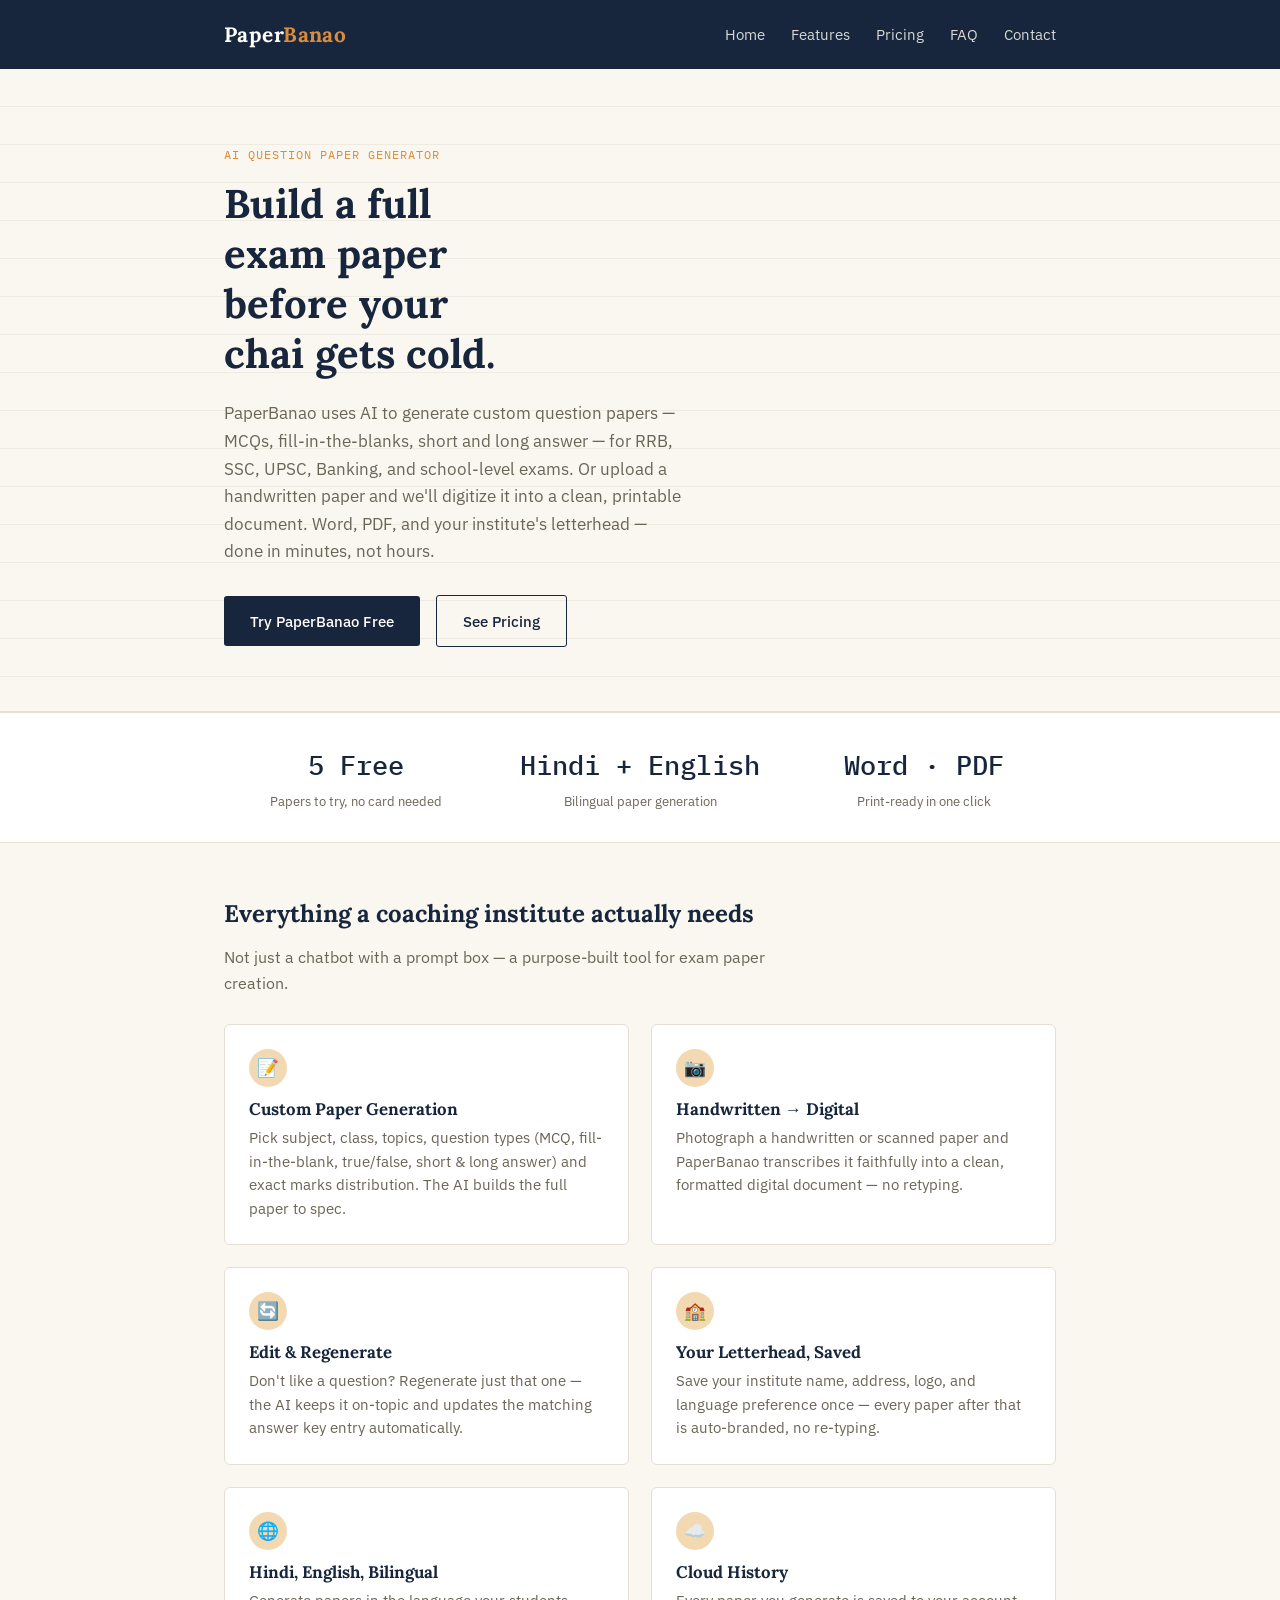
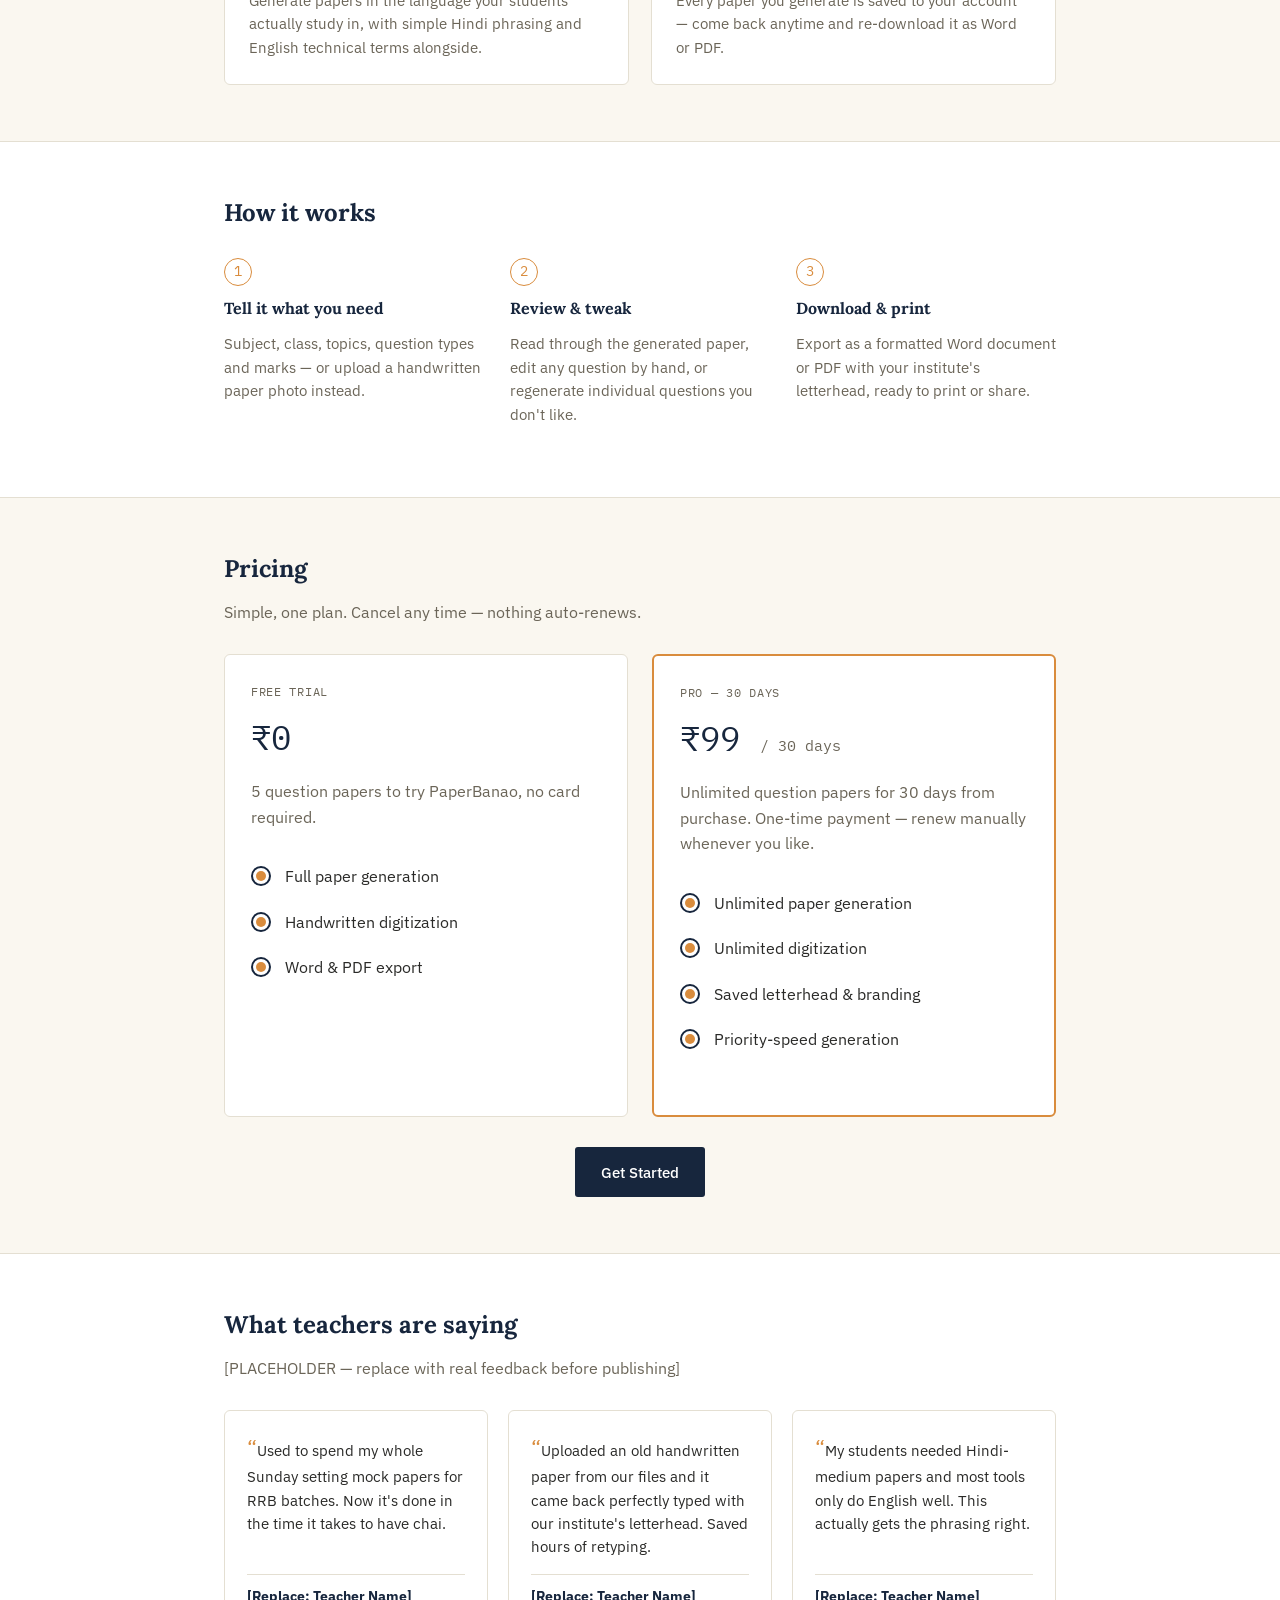
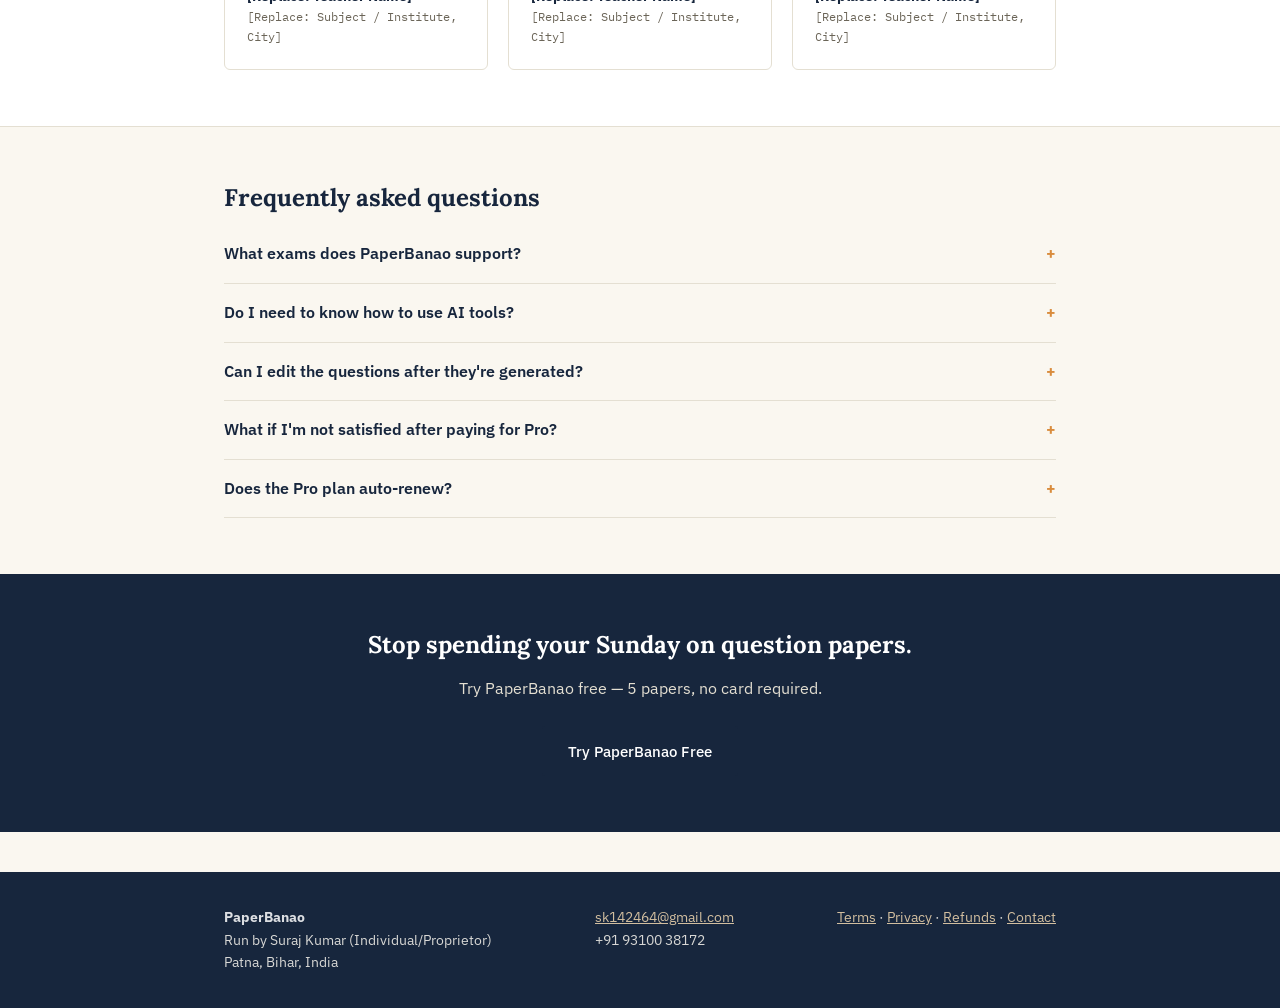
<file: index.html>
<!DOCTYPE html>
<html lang="en">
<head>
<meta charset="UTF-8">
<meta name="viewport" content="width=device-width, initial-scale=1.0">
<title>PaperBanao — AI Question Paper Generator for Teachers & Coaching Institutes</title>
<meta name="description" content="Generate custom question papers for RRB, SSC, UPSC, Banking, and school exams in seconds. Upload a handwritten paper to digitize it, or build one from scratch — export to Word or PDF, ready to print.">
<meta name="keywords" content="question paper generator, AI question paper, RRB paper generator, SSC question paper, exam paper maker, handwritten paper to digital, coaching institute software India">

<!-- Open Graph / social preview -->
<meta property="og:title" content="PaperBanao — AI Question Paper Generator">
<meta property="og:description" content="Build custom question papers in seconds, or digitize a handwritten paper — export to Word or PDF.">
<meta property="og:type" content="website">
<meta property="og:url" content="https://codeipedia.github.io/PaperBanao-site/">

<!-- Structured data so Google understands what this site/product is -->
<script type="application/ld+json">
{
  "@context": "https://schema.org",
  "@type": "SoftwareApplication",
  "name": "PaperBanao",
  "applicationCategory": "EducationalApplication",
  "operatingSystem": "Web",
  "description": "AI-powered question paper generator for teachers, coaching institutes, and competitive exam aspirants (RRB, SSC, UPSC, Banking, school boards).",
  "offers": {
    "@type": "Offer",
    "price": "99",
    "priceCurrency": "INR",
    "description": "Pro plan — unlimited question papers for 30 days"
  }
}
</script>

<link rel="stylesheet" href="style.css">
</head>
<body>

<header class="site-header">
    <div class="container">
        <a href="index.html" class="brand">Paper<span>Banao</span></a>
        <nav class="site-nav">
            <a href="index.html">Home</a>
            <a href="index.html#features">Features</a>
            <a href="index.html#pricing">Pricing</a>
            <a href="index.html#faq">FAQ</a>
            <a href="contact.html">Contact</a>
        </nav>
    </div>
</header>

<!-- HERO -->
<section class="hero">
    <div class="container">
        <div class="eyebrow">AI Question Paper Generator</div>
        <h1>Build a full exam paper before your chai gets cold.</h1>
        <p class="lead">PaperBanao uses AI to generate custom question papers — MCQs, fill-in-the-blanks, short and long answer — for RRB, SSC, UPSC, Banking, and school-level exams. Or upload a handwritten paper and we'll digitize it into a clean, printable document. Word, PDF, and your institute's letterhead — done in minutes, not hours.</p>
        <a href="https://paperbanao-web-mpv5z8yturtkx25dduvfck.streamlit.app/" class="btn">Try PaperBanao Free</a>
        <a href="index.html#pricing" class="btn secondary">See Pricing</a>
    </div>
</section>

<!-- TRUST / STATS BAR -->
<section class="stats-bar">
    <div class="container">
        <div class="stats-grid">
            <div>
                <div class="stat-num">5 Free</div>
                <div class="stat-label">Papers to try, no card needed</div>
            </div>
            <div>
                <div class="stat-num">Hindi + English</div>
                <div class="stat-label">Bilingual paper generation</div>
            </div>
            <div>
                <div class="stat-num">Word · PDF</div>
                <div class="stat-label">Print-ready in one click</div>
            </div>
        </div>
    </div>
</section>

<!-- FEATURES -->
<section id="features">
    <div class="container">
        <h2>Everything a coaching institute actually needs</h2>
        <p style="color:var(--ink-soft); max-width:60ch;">Not just a chatbot with a prompt box — a purpose-built tool for exam paper creation.</p>
        <div class="feature-grid">
            <div class="feature-card">
                <div class="f-icon">📝</div>
                <h3>Custom Paper Generation</h3>
                <p>Pick subject, class, topics, question types (MCQ, fill-in-the-blank, true/false, short & long answer) and exact marks distribution. The AI builds the full paper to spec.</p>
            </div>
            <div class="feature-card">
                <div class="f-icon">📷</div>
                <h3>Handwritten → Digital</h3>
                <p>Photograph a handwritten or scanned paper and PaperBanao transcribes it faithfully into a clean, formatted digital document — no retyping.</p>
            </div>
            <div class="feature-card">
                <div class="f-icon">🔄</div>
                <h3>Edit & Regenerate</h3>
                <p>Don't like a question? Regenerate just that one — the AI keeps it on-topic and updates the matching answer key entry automatically.</p>
            </div>
            <div class="feature-card">
                <div class="f-icon">🏫</div>
                <h3>Your Letterhead, Saved</h3>
                <p>Save your institute name, address, logo, and language preference once — every paper after that is auto-branded, no re-typing.</p>
            </div>
            <div class="feature-card">
                <div class="f-icon">🌐</div>
                <h3>Hindi, English, Bilingual</h3>
                <p>Generate papers in the language your students actually study in, with simple Hindi phrasing and English technical terms alongside.</p>
            </div>
            <div class="feature-card">
                <div class="f-icon">☁️</div>
                <h3>Cloud History</h3>
                <p>Every paper you generate is saved to your account — come back anytime and re-download it as Word or PDF.</p>
            </div>
        </div>
    </div>
</section>

<!-- HOW IT WORKS -->
<section class="alt">
    <div class="container">
        <h2>How it works</h2>
        <div class="steps-row">
            <div class="step-item">
                <div class="step-num">1</div>
                <h3>Tell it what you need</h3>
                <p>Subject, class, topics, question types and marks — or upload a handwritten paper photo instead.</p>
            </div>
            <div class="step-item">
                <div class="step-num">2</div>
                <h3>Review & tweak</h3>
                <p>Read through the generated paper, edit any question by hand, or regenerate individual questions you don't like.</p>
            </div>
            <div class="step-item">
                <div class="step-num">3</div>
                <h3>Download & print</h3>
                <p>Export as a formatted Word document or PDF with your institute's letterhead, ready to print or share.</p>
            </div>
        </div>
    </div>
</section>

<!-- PRICING -->
<section id="pricing">
    <div class="container">
        <h2>Pricing</h2>
        <p style="color:var(--ink-soft)">Simple, one plan. Cancel any time — nothing auto-renews.</p>
        <div class="pricing-grid">
            <div class="plan-card">
                <div class="tag">Free Trial</div>
                <div class="price">₹0</div>
                <p style="color:var(--ink-soft); margin-top:14px;">5 question papers to try PaperBanao, no card required.</p>
                <ul class="bubble-list">
                    <li><span class="bubble filled"></span> Full paper generation</li>
                    <li><span class="bubble filled"></span> Handwritten digitization</li>
                    <li><span class="bubble filled"></span> Word & PDF export</li>
                </ul>
            </div>
            <div class="plan-card pro">
                <div class="tag">Pro — 30 Days</div>
                <div class="price">₹99 <small>/ 30 days</small></div>
                <p style="color:var(--ink-soft); margin-top:14px;">Unlimited question papers for 30 days from purchase. One-time payment — renew manually whenever you like.</p>
                <ul class="bubble-list">
                    <li><span class="bubble filled"></span> Unlimited paper generation</li>
                    <li><span class="bubble filled"></span> Unlimited digitization</li>
                    <li><span class="bubble filled"></span> Saved letterhead & branding</li>
                    <li><span class="bubble filled"></span> Priority-speed generation</li>
                </ul>
            </div>
        </div>
        <div style="text-align:center; margin-top:30px;">
            <a href="https://paperbanao-web-mpv5z8yturtkx25dduvfck.streamlit.app/" class="btn">Get Started</a>
        </div>
    </div>
</section>

<!-- TESTIMONIALS -->
<!--
  ⚠️ PLACEHOLDER CONTENT — replace before this goes live.
  These are written to show the intended tone/format only. Swap in real
  quotes from actual teachers/institutes who've used PaperBanao, with
  their real name and permission to use it. Do not publish invented
  quotes attributed as if real — replace every card below.
-->
<section class="alt">
    <div class="container">
        <h2>What teachers are saying</h2>
        <p style="color:var(--ink-soft)">[PLACEHOLDER — replace with real feedback before publishing]</p>
        <div class="testimonial-grid">
            <div class="testimonial-card">
                <div class="quote">Used to spend my whole Sunday setting mock papers for RRB batches. Now it's done in the time it takes to have chai.</div>
                <div class="attribution"><strong>[Replace: Teacher Name]</strong>[Replace: Subject / Institute, City]</div>
            </div>
            <div class="testimonial-card">
                <div class="quote">Uploaded an old handwritten paper from our files and it came back perfectly typed with our institute's letterhead. Saved hours of retyping.</div>
                <div class="attribution"><strong>[Replace: Teacher Name]</strong>[Replace: Subject / Institute, City]</div>
            </div>
            <div class="testimonial-card">
                <div class="quote">My students needed Hindi-medium papers and most tools only do English well. This actually gets the phrasing right.</div>
                <div class="attribution"><strong>[Replace: Teacher Name]</strong>[Replace: Subject / Institute, City]</div>
            </div>
        </div>
    </div>
</section>

<!-- FAQ -->
<section id="faq">
    <div class="container">
        <h2>Frequently asked questions</h2>
        <details class="faq-item">
            <summary>What exams does PaperBanao support?</summary>
            <p>RRB (ALP, NTPC, Group D), SSC (CGL, CHSL), UPSC, Banking exams, and school-level papers (BSEB, CBSE, ICSE patterns). You control the subject and topics either way.</p>
        </details>
        <details class="faq-item">
            <summary>Do I need to know how to use AI tools?</summary>
            <p>No. You fill in a simple form (subject, class, topics, question counts) or upload a photo — PaperBanao handles the rest.</p>
        </details>
        <details class="faq-item">
            <summary>Can I edit the questions after they're generated?</summary>
            <p>Yes. Every question is editable by hand, and you can regenerate any single question you don't like without redoing the whole paper.</p>
        </details>
        <details class="faq-item">
            <summary>What if I'm not satisfied after paying for Pro?</summary>
            <p>See our <a href="refund.html">Cancellation & Refund Policy</a> — refunds are available in specific cases, including technical errors.</p>
        </details>
        <details class="faq-item">
            <summary>Does the Pro plan auto-renew?</summary>
            <p>No. It's a one-time 30-day purchase. You choose if and when to buy another 30-day period.</p>
        </details>
    </div>
</section>

<!-- FINAL CTA -->
<section class="cta-band">
    <div class="container">
        <h2>Stop spending your Sunday on question papers.</h2>
        <p>Try PaperBanao free — 5 papers, no card required.</p>
        <a href="https://paperbanao-web-mpv5z8yturtkx25dduvfck.streamlit.app/" class="btn">Try PaperBanao Free</a>
    </div>
</section>

<footer class="site-footer">
    <div class="container">
        <div>
            <strong style="color:var(--white)">PaperBanao</strong><br>
            Run by Suraj Kumar (Individual/Proprietor)<br>
            Patna, Bihar, India
        </div>
        <div>
            <a href="mailto:sk142464@gmail.com">sk142464@gmail.com</a><br>
            +91 93100 38172
        </div>
        <div>
            <a href="terms.html">Terms</a> ·
            <a href="privacy.html">Privacy</a> ·
            <a href="refund.html">Refunds</a> ·
            <a href="contact.html">Contact</a>
        </div>
    </div>
</footer>

</body>
</html>
</file>
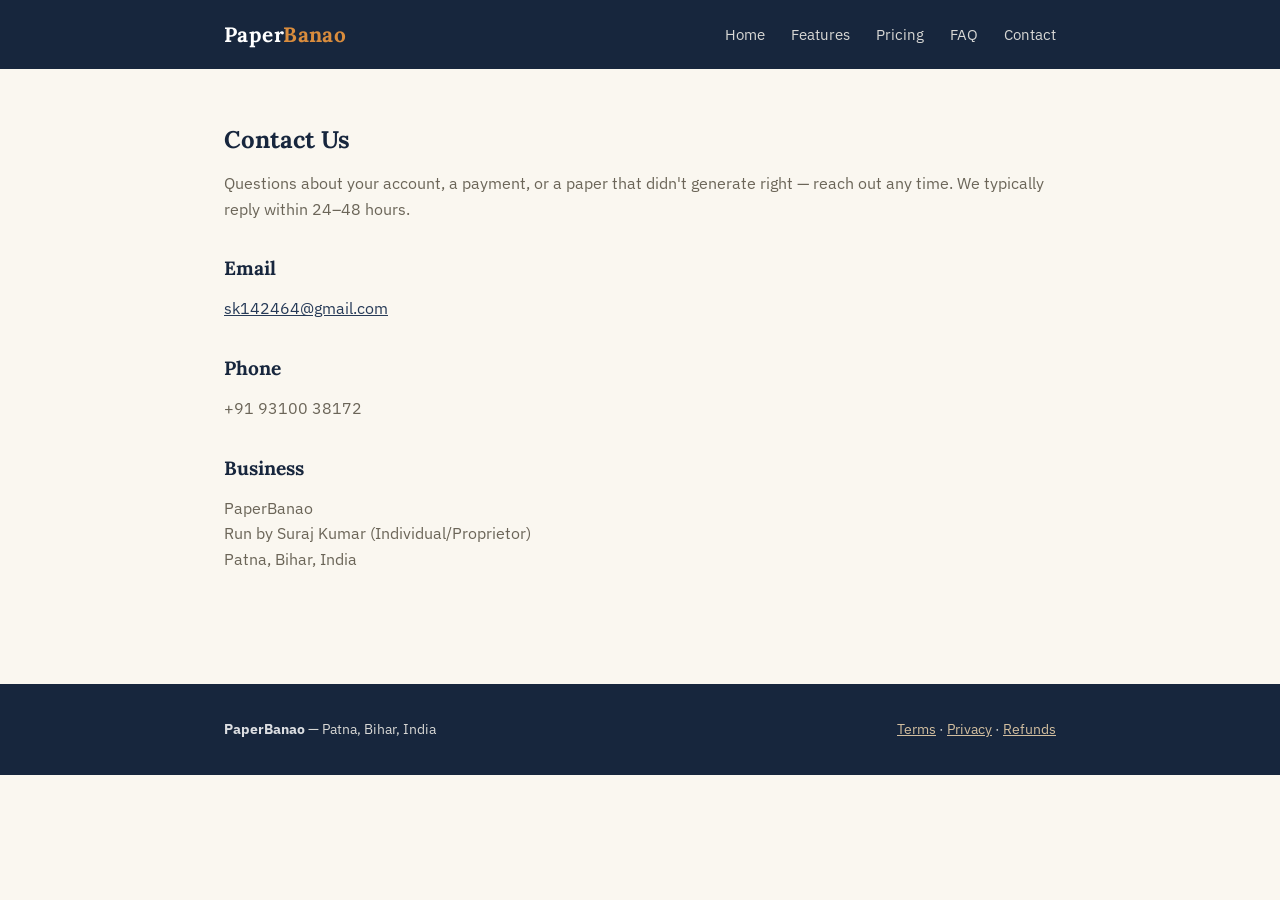
<file: contact.html>
<!DOCTYPE html>
<html lang="en">
<head>
<meta charset="UTF-8">
<meta name="viewport" content="width=device-width, initial-scale=1.0">
<title>Contact Us — PaperBanao</title>
<link rel="stylesheet" href="style.css">
</head>
<body>

<header class="site-header">
    <div class="container">
        <a href="index.html" class="brand">Paper<span>Banao</span></a>
        <nav class="site-nav">
            <a href="index.html">Home</a>
            <a href="index.html#features">Features</a>
            <a href="index.html#pricing">Pricing</a>
            <a href="index.html#faq">FAQ</a>
            <a href="contact.html">Contact</a>
        </nav>
    </div>
</header>

<section>
    <div class="container legal">
        <h1>Contact Us</h1>
        <p>Questions about your account, a payment, or a paper that didn't generate right — reach out any time. We typically reply within 24–48 hours.</p>

        <h2>Email</h2>
        <p><a href="mailto:sk142464@gmail.com">sk142464@gmail.com</a></p>

        <h2>Phone</h2>
        <p>+91 93100 38172</p>

        <h2>Business</h2>
        <p>PaperBanao<br>
        Run by Suraj Kumar (Individual/Proprietor)<br>
        Patna, Bihar, India</p>
    </div>
</section>

<footer class="site-footer">
    <div class="container">
        <div><strong style="color:var(--white)">PaperBanao</strong> — Patna, Bihar, India</div>
        <div><a href="terms.html">Terms</a> · <a href="privacy.html">Privacy</a> · <a href="refund.html">Refunds</a></div>
    </div>
</footer>

</body>
</html>
</file>
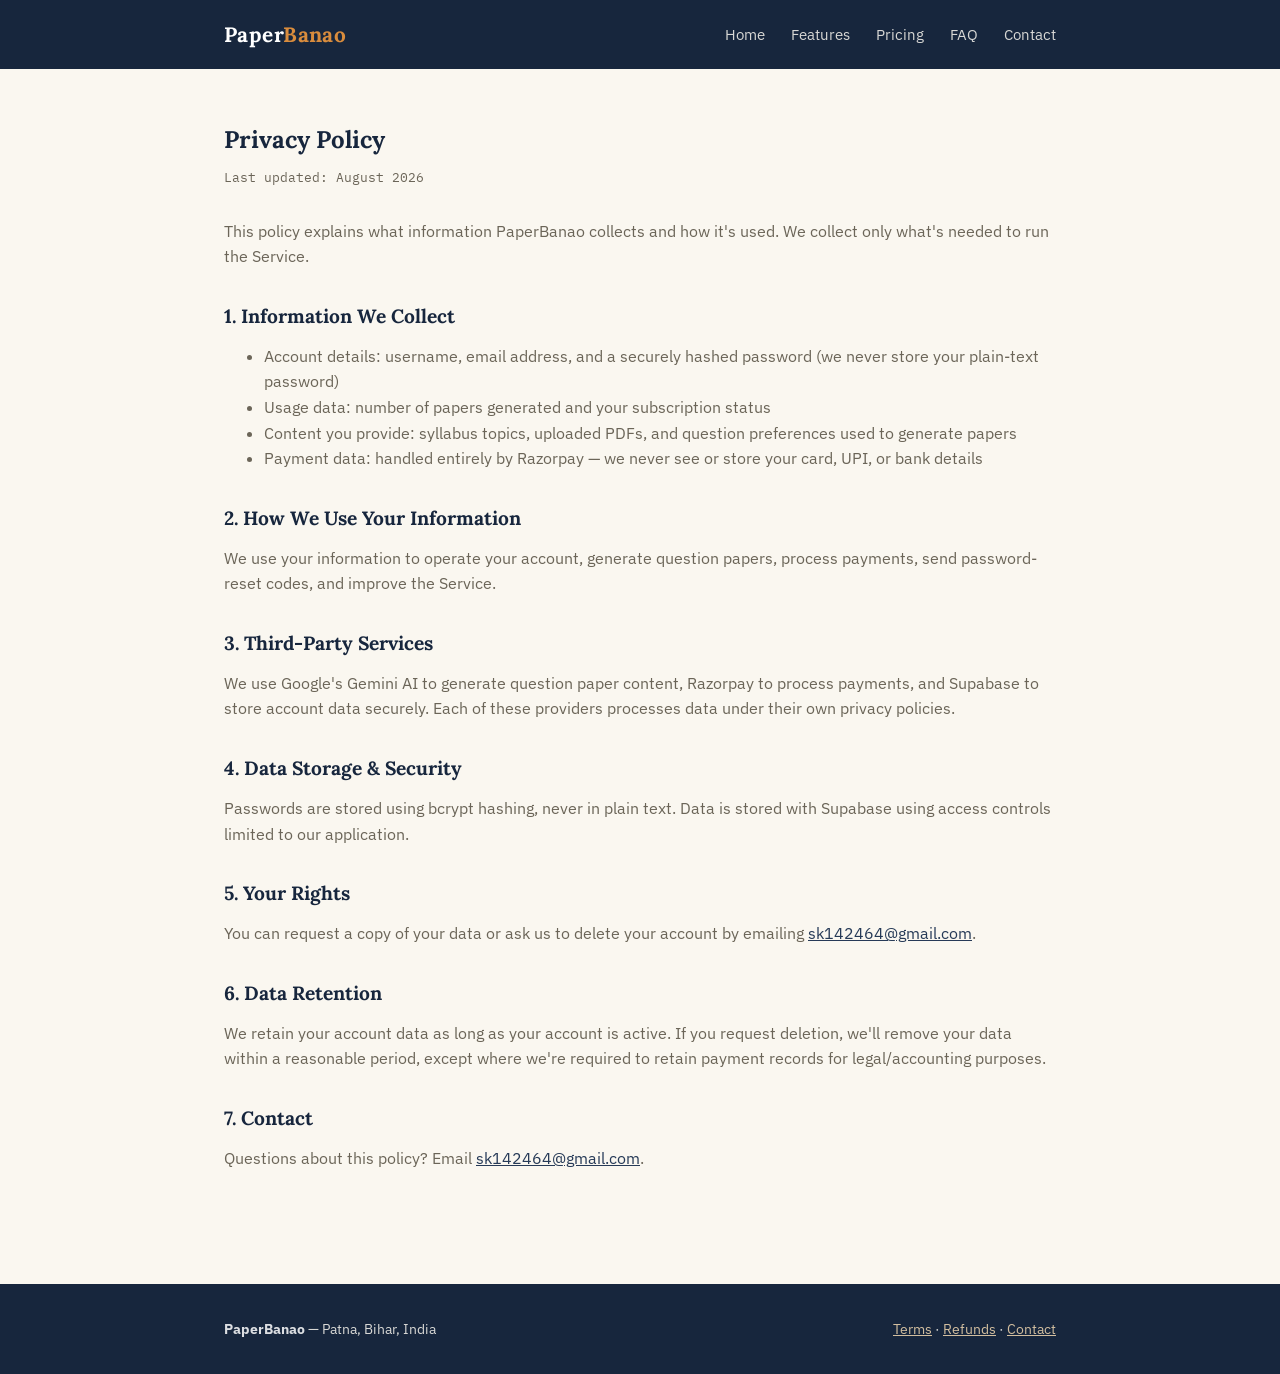
<file: privacy.html>
<!DOCTYPE html>
<html lang="en">
<head>
<meta charset="UTF-8">
<meta name="viewport" content="width=device-width, initial-scale=1.0">
<title>Privacy Policy — PaperBanao</title>
<link rel="stylesheet" href="style.css">
</head>
<body>

<header class="site-header">
    <div class="container">
        <a href="index.html" class="brand">Paper<span>Banao</span></a>
        <nav class="site-nav">
            <a href="index.html">Home</a>
            <a href="index.html#features">Features</a>
            <a href="index.html#pricing">Pricing</a>
            <a href="index.html#faq">FAQ</a>
            <a href="contact.html">Contact</a>
        </nav>
    </div>
</header>

<section>
    <div class="container legal">
        <h1>Privacy Policy</h1>
        <p class="updated">Last updated: August 2026</p>

        <p>This policy explains what information PaperBanao collects and how it's used. We collect only what's needed to run the Service.</p>

        <h2>1. Information We Collect</h2>
        <ul>
            <li>Account details: username, email address, and a securely hashed password (we never store your plain-text password)</li>
            <li>Usage data: number of papers generated and your subscription status</li>
            <li>Content you provide: syllabus topics, uploaded PDFs, and question preferences used to generate papers</li>
            <li>Payment data: handled entirely by Razorpay — we never see or store your card, UPI, or bank details</li>
        </ul>

        <h2>2. How We Use Your Information</h2>
        <p>We use your information to operate your account, generate question papers, process payments, send password-reset codes, and improve the Service.</p>

        <h2>3. Third-Party Services</h2>
        <p>We use Google's Gemini AI to generate question paper content, Razorpay to process payments, and Supabase to store account data securely. Each of these providers processes data under their own privacy policies.</p>

        <h2>4. Data Storage & Security</h2>
        <p>Passwords are stored using bcrypt hashing, never in plain text. Data is stored with Supabase using access controls limited to our application.</p>

        <h2>5. Your Rights</h2>
        <p>You can request a copy of your data or ask us to delete your account by emailing <a href="mailto:sk142464@gmail.com">sk142464@gmail.com</a>.</p>

        <h2>6. Data Retention</h2>
        <p>We retain your account data as long as your account is active. If you request deletion, we'll remove your data within a reasonable period, except where we're required to retain payment records for legal/accounting purposes.</p>

        <h2>7. Contact</h2>
        <p>Questions about this policy? Email <a href="mailto:sk142464@gmail.com">sk142464@gmail.com</a>.</p>
    </div>
</section>

<footer class="site-footer">
    <div class="container">
        <div><strong style="color:var(--white)">PaperBanao</strong> — Patna, Bihar, India</div>
        <div><a href="terms.html">Terms</a> · <a href="refund.html">Refunds</a> · <a href="contact.html">Contact</a></div>
    </div>
</footer>

</body>
</html>
</file>
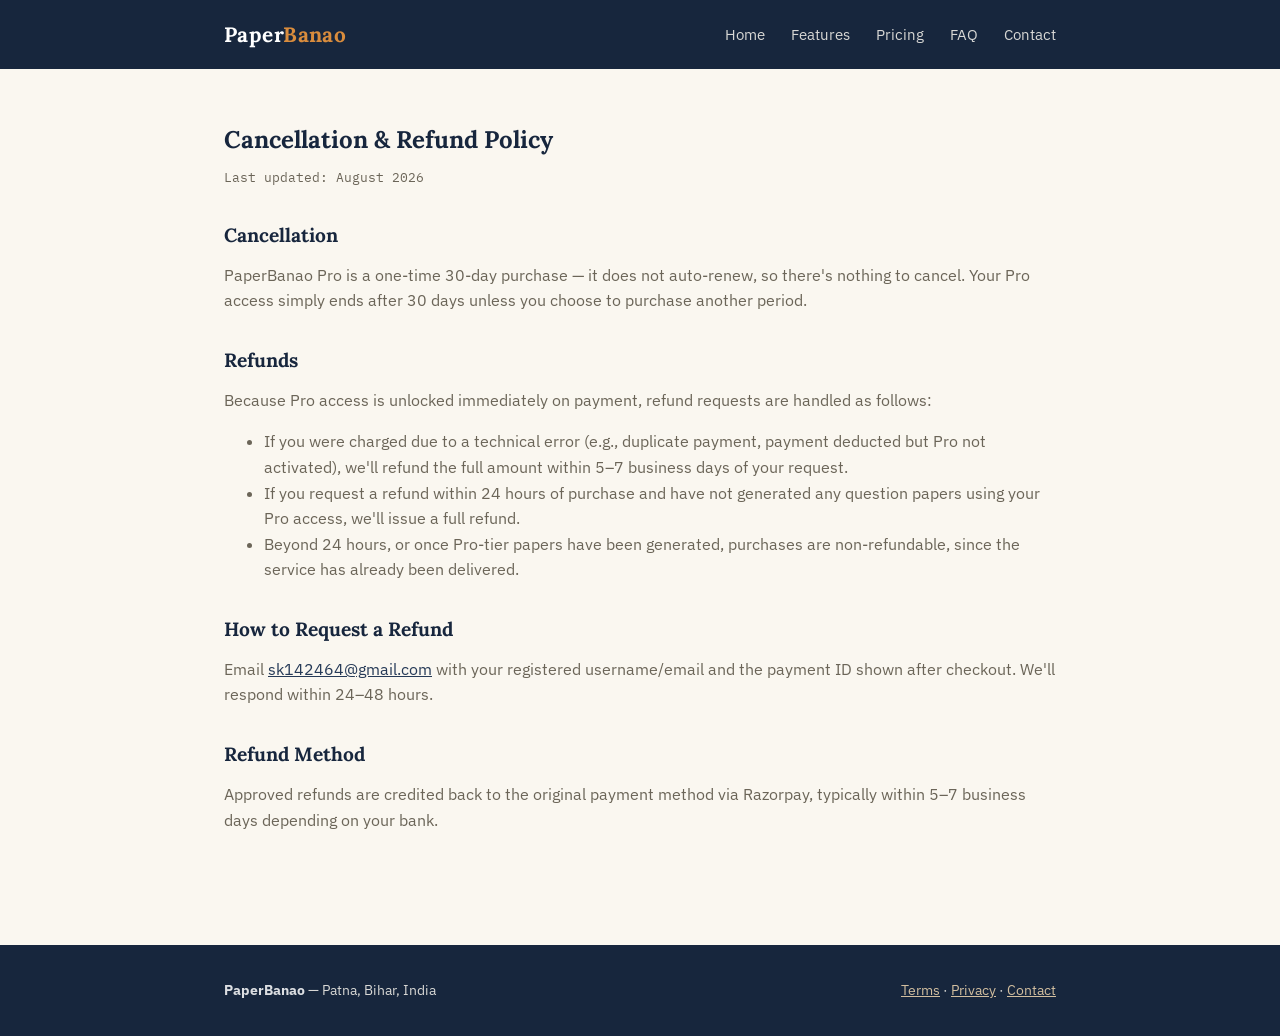
<file: refund.html>
<!DOCTYPE html>
<html lang="en">
<head>
<meta charset="UTF-8">
<meta name="viewport" content="width=device-width, initial-scale=1.0">
<title>Cancellation & Refund Policy — PaperBanao</title>
<link rel="stylesheet" href="style.css">
</head>
<body>

<header class="site-header">
    <div class="container">
        <a href="index.html" class="brand">Paper<span>Banao</span></a>
        <nav class="site-nav">
            <a href="index.html">Home</a>
            <a href="index.html#features">Features</a>
            <a href="index.html#pricing">Pricing</a>
            <a href="index.html#faq">FAQ</a>
            <a href="contact.html">Contact</a>
        </nav>
    </div>
</header>

<section>
    <div class="container legal">
        <h1>Cancellation & Refund Policy</h1>
        <p class="updated">Last updated: August 2026</p>

        <h2>Cancellation</h2>
        <p>PaperBanao Pro is a one-time 30-day purchase — it does not auto-renew, so there's nothing to cancel. Your Pro access simply ends after 30 days unless you choose to purchase another period.</p>

        <h2>Refunds</h2>
        <p>Because Pro access is unlocked immediately on payment, refund requests are handled as follows:</p>
        <ul>
            <li>If you were charged due to a technical error (e.g., duplicate payment, payment deducted but Pro not activated), we'll refund the full amount within 5–7 business days of your request.</li>
            <li>If you request a refund within 24 hours of purchase and have not generated any question papers using your Pro access, we'll issue a full refund.</li>
            <li>Beyond 24 hours, or once Pro-tier papers have been generated, purchases are non-refundable, since the service has already been delivered.</li>
        </ul>

        <h2>How to Request a Refund</h2>
        <p>Email <a href="mailto:sk142464@gmail.com">sk142464@gmail.com</a> with your registered username/email and the payment ID shown after checkout. We'll respond within 24–48 hours.</p>

        <h2>Refund Method</h2>
        <p>Approved refunds are credited back to the original payment method via Razorpay, typically within 5–7 business days depending on your bank.</p>
    </div>
</section>

<footer class="site-footer">
    <div class="container">
        <div><strong style="color:var(--white)">PaperBanao</strong> — Patna, Bihar, India</div>
        <div><a href="terms.html">Terms</a> · <a href="privacy.html">Privacy</a> · <a href="contact.html">Contact</a></div>
    </div>
</footer>

</body>
</html>
</file>
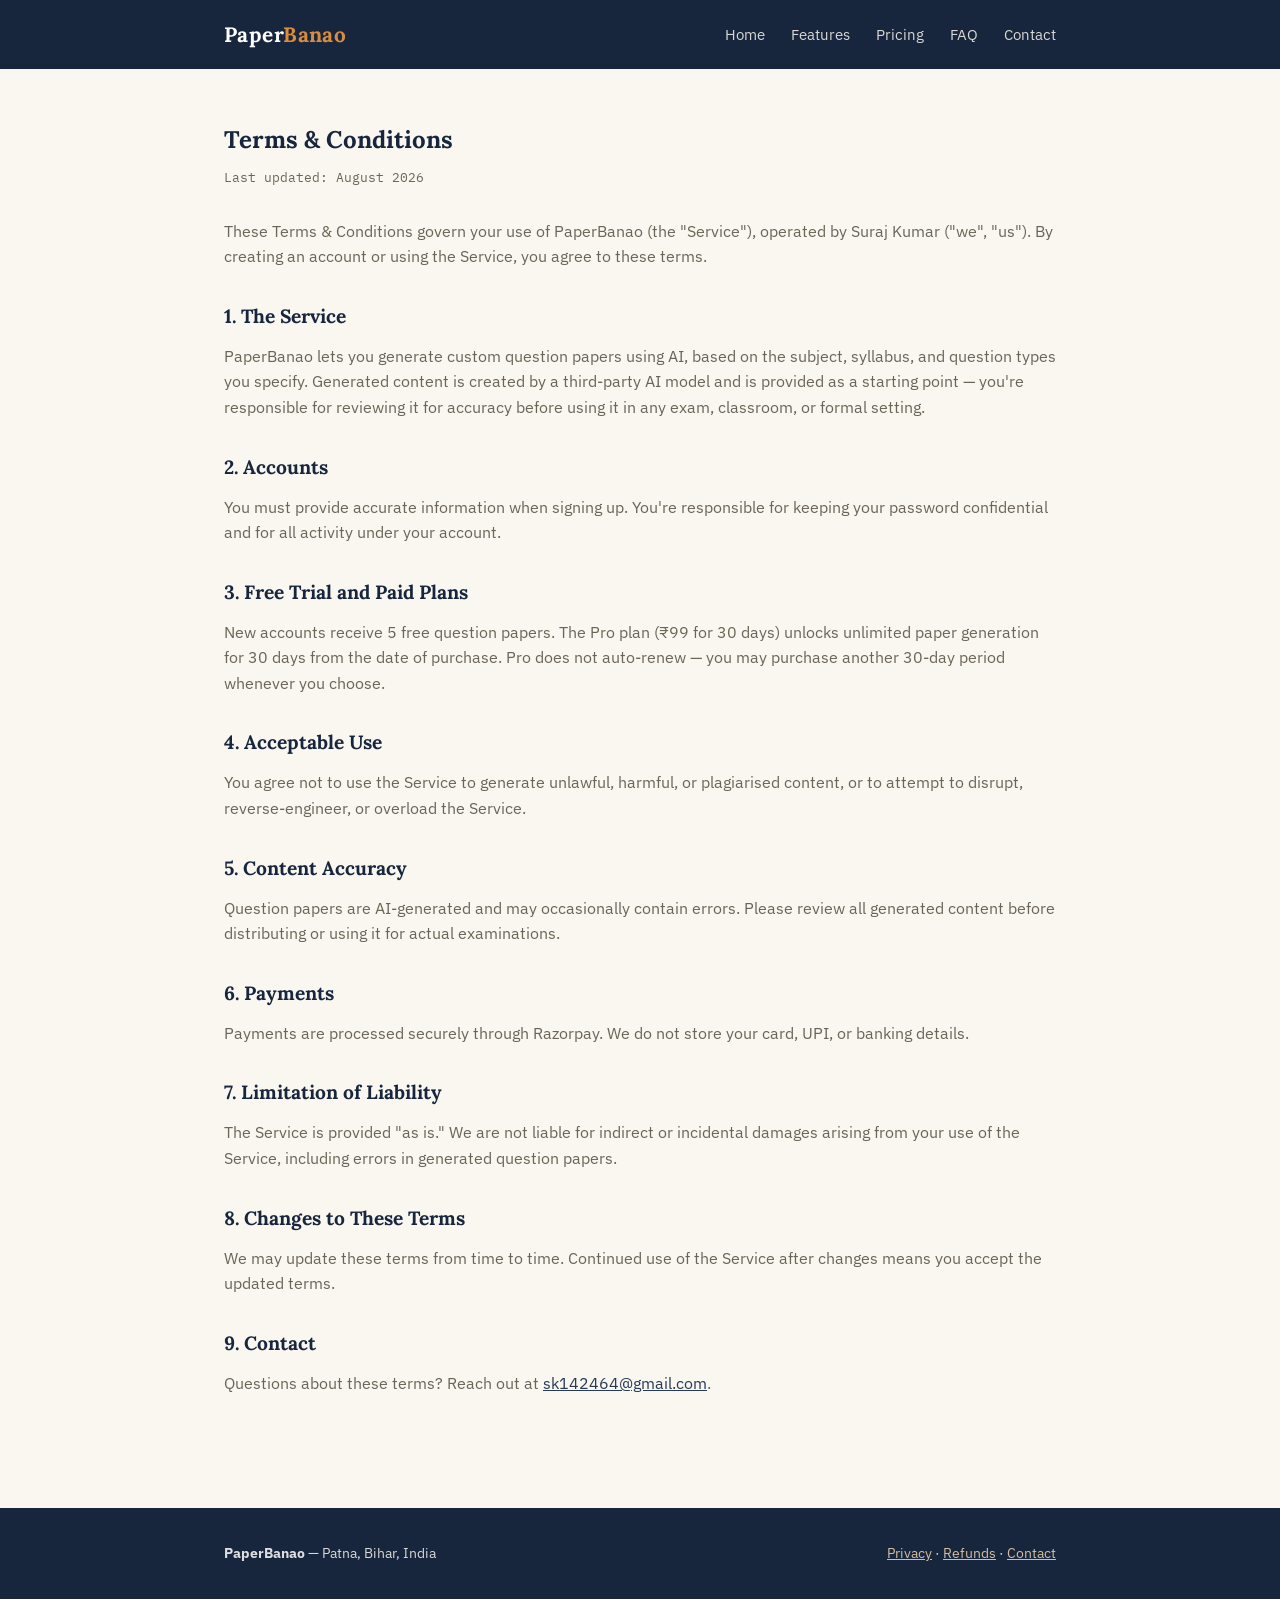
<file: terms.html>
<!DOCTYPE html>
<html lang="en">
<head>
<meta charset="UTF-8">
<meta name="viewport" content="width=device-width, initial-scale=1.0">
<title>Terms & Conditions — PaperBanao</title>
<link rel="stylesheet" href="style.css">
</head>
<body>

<header class="site-header">
    <div class="container">
        <a href="index.html" class="brand">Paper<span>Banao</span></a>
        <nav class="site-nav">
            <a href="index.html">Home</a>
            <a href="index.html#features">Features</a>
            <a href="index.html#pricing">Pricing</a>
            <a href="index.html#faq">FAQ</a>
            <a href="contact.html">Contact</a>
        </nav>
    </div>
</header>

<section>
    <div class="container legal">
        <h1>Terms & Conditions</h1>
        <p class="updated">Last updated: August 2026</p>

        <p>These Terms & Conditions govern your use of PaperBanao (the "Service"), operated by Suraj Kumar ("we", "us"). By creating an account or using the Service, you agree to these terms.</p>

        <h2>1. The Service</h2>
        <p>PaperBanao lets you generate custom question papers using AI, based on the subject, syllabus, and question types you specify. Generated content is created by a third-party AI model and is provided as a starting point — you're responsible for reviewing it for accuracy before using it in any exam, classroom, or formal setting.</p>

        <h2>2. Accounts</h2>
        <p>You must provide accurate information when signing up. You're responsible for keeping your password confidential and for all activity under your account.</p>

        <h2>3. Free Trial and Paid Plans</h2>
        <p>New accounts receive 5 free question papers. The Pro plan (₹99 for 30 days) unlocks unlimited paper generation for 30 days from the date of purchase. Pro does not auto-renew — you may purchase another 30-day period whenever you choose.</p>

        <h2>4. Acceptable Use</h2>
        <p>You agree not to use the Service to generate unlawful, harmful, or plagiarised content, or to attempt to disrupt, reverse-engineer, or overload the Service.</p>

        <h2>5. Content Accuracy</h2>
        <p>Question papers are AI-generated and may occasionally contain errors. Please review all generated content before distributing or using it for actual examinations.</p>

        <h2>6. Payments</h2>
        <p>Payments are processed securely through Razorpay. We do not store your card, UPI, or banking details.</p>

        <h2>7. Limitation of Liability</h2>
        <p>The Service is provided "as is." We are not liable for indirect or incidental damages arising from your use of the Service, including errors in generated question papers.</p>

        <h2>8. Changes to These Terms</h2>
        <p>We may update these terms from time to time. Continued use of the Service after changes means you accept the updated terms.</p>

        <h2>9. Contact</h2>
        <p>Questions about these terms? Reach out at <a href="mailto:sk142464@gmail.com">sk142464@gmail.com</a>.</p>
    </div>
</section>

<footer class="site-footer">
    <div class="container">
        <div><strong style="color:var(--white)">PaperBanao</strong> — Patna, Bihar, India</div>
        <div><a href="privacy.html">Privacy</a> · <a href="refund.html">Refunds</a> · <a href="contact.html">Contact</a></div>
    </div>
</footer>

</body>
</html>
</file>
<file: style.css>
@import url('https://fonts.googleapis.com/css2?family=Lora:wght@500;600;700&family=IBM+Plex+Sans:wght@400;500;600&family=IBM+Plex+Mono:wght@500&display=swap');

:root {
    --navy: #17263D;
    --navy-soft: #263A57;
    --amber: #D98C3D;
    --amber-soft: #F3D9B1;
    --paper: #FAF7F0;
    --paper-line: #E4DFD2;
    --ink: #2A2A28;
    --ink-soft: #6B6558;
    --white: #FFFFFF;
}

* { box-sizing: border-box; }

html { scroll-behavior: smooth; }

body {
    margin: 0;
    font-family: 'IBM Plex Sans', sans-serif;
    color: var(--ink);
    background: var(--paper);
    line-height: 1.6;
}

h1, h2, h3 {
    font-family: 'Lora', serif;
    color: var(--navy);
    line-height: 1.25;
    margin: 0 0 0.5em 0;
}

a { color: var(--navy-soft); }
a:hover { color: var(--amber); }

.container {
    max-width: 880px;
    margin: 0 auto;
    padding: 0 24px;
}

/* --- NAV --- */
header.site-header {
    background: var(--navy);
    padding: 18px 0;
    position: sticky;
    top: 0;
    z-index: 10;
}
header.site-header .container {
    display: flex;
    justify-content: space-between;
    align-items: center;
    flex-wrap: wrap;
    gap: 12px;
}
.brand {
    font-family: 'Lora', serif;
    font-weight: 700;
    font-size: 1.3rem;
    color: var(--white);
    text-decoration: none;
    letter-spacing: 0.02em;
}
.brand span { color: var(--amber); }
nav.site-nav a {
    color: var(--paper);
    text-decoration: none;
    font-size: 0.92rem;
    margin-left: 22px;
    opacity: 0.85;
    transition: opacity 0.15s ease;
}
nav.site-nav a:hover { opacity: 1; color: var(--amber-soft); }

/* --- HERO (ruled-paper texture, the signature element) --- */
.hero {
    background-image: repeating-linear-gradient(
        to bottom,
        transparent,
        transparent 37px,
        var(--paper-line) 38px
    );
    padding: 76px 0 64px 0;
    border-bottom: 1px solid var(--paper-line);
}
.hero .eyebrow {
    font-family: 'IBM Plex Mono', monospace;
    font-size: 0.78rem;
    letter-spacing: 0.08em;
    text-transform: uppercase;
    color: var(--amber);
    margin-bottom: 14px;
}
.hero h1 {
    font-size: 2.5rem;
    max-width: 12ch;
}
.hero p.lead {
    font-size: 1.08rem;
    color: var(--ink-soft);
    max-width: 46ch;
    margin: 18px 0 30px 0;
}
.btn {
    display: inline-block;
    background: var(--navy);
    color: var(--white);
    text-decoration: none;
    padding: 13px 26px;
    border-radius: 3px;
    font-weight: 500;
    font-size: 0.95rem;
    transition: background 0.15s ease;
}
.btn:hover { background: var(--amber); color: var(--navy); }
.btn.secondary {
    background: transparent;
    border: 1.5px solid var(--navy);
    color: var(--navy);
    margin-left: 12px;
}
.btn.secondary:hover { background: var(--navy); color: var(--white); }

/* --- SECTION --- */
section { padding: 56px 0; }
section.alt { background: var(--white); border-top: 1px solid var(--paper-line); border-bottom: 1px solid var(--paper-line); }

/* --- OMR-BUBBLE FEATURE LIST --- */
.bubble-list { list-style: none; padding: 0; margin: 24px 0; }
.bubble-list li {
    display: flex;
    align-items: flex-start;
    gap: 14px;
    padding: 10px 0;
    font-size: 1rem;
}
.bubble {
    flex-shrink: 0;
    width: 20px;
    height: 20px;
    border: 2px solid var(--navy);
    border-radius: 50%;
    margin-top: 2px;
    position: relative;
}
.bubble.filled::after {
    content: "";
    position: absolute;
    inset: 3px;
    background: var(--amber);
    border-radius: 50%;
}

/* --- PRICING --- */
.pricing-grid {
    display: grid;
    grid-template-columns: 1fr 1fr;
    gap: 24px;
    margin-top: 28px;
}
.plan-card {
    background: var(--white);
    border: 1px solid var(--paper-line);
    border-radius: 6px;
    padding: 28px 26px;
}
.plan-card.pro {
    border: 2px solid var(--amber);
    position: relative;
}
.plan-card .tag {
    font-family: 'IBM Plex Mono', monospace;
    font-size: 0.72rem;
    letter-spacing: 0.06em;
    text-transform: uppercase;
    color: var(--ink-soft);
}
.plan-card .price {
    font-family: 'IBM Plex Mono', monospace;
    font-size: 2.1rem;
    color: var(--navy);
    margin: 10px 0 4px 0;
}
.plan-card .price small { font-size: 0.95rem; color: var(--ink-soft); }

@media (max-width: 640px) {
    .hero h1 { font-size: 1.9rem; }
    .pricing-grid { grid-template-columns: 1fr; }
    nav.site-nav { width: 100%; display: flex; flex-wrap: wrap; }
    nav.site-nav a { margin-left: 0; margin-right: 18px; }
}

/* --- LEGAL PAGES --- */
.legal h2 { margin-top: 34px; font-size: 1.2rem; }
.legal p, .legal li { color: var(--ink-soft); }
.legal .updated {
    font-family: 'IBM Plex Mono', monospace;
    font-size: 0.8rem;
    color: var(--ink-soft);
    margin-bottom: 30px;
}

/* --- FOOTER --- */
footer.site-footer {
    background: var(--navy);
    color: var(--paper);
    padding: 34px 0;
    margin-top: 40px;
}
footer.site-footer .container {
    display: flex;
    justify-content: space-between;
    flex-wrap: wrap;
    gap: 16px;
    font-size: 0.88rem;
    opacity: 0.85;
}
footer.site-footer a { color: var(--amber-soft); }

/* --- STATS / TRUST BAR --- */
.stats-bar {
    background: var(--white);
    border-top: 1px solid var(--paper-line);
    border-bottom: 1px solid var(--paper-line);
    padding: 30px 0;
}
.stats-grid {
    display: grid;
    grid-template-columns: repeat(3, 1fr);
    gap: 20px;
    text-align: center;
}
.stat-num {
    font-family: 'IBM Plex Mono', monospace;
    font-size: 1.7rem;
    color: var(--navy);
    font-weight: 500;
}
.stat-label {
    font-size: 0.82rem;
    color: var(--ink-soft);
    margin-top: 4px;
}

/* --- FEATURE GRID --- */
.feature-grid {
    display: grid;
    grid-template-columns: repeat(2, 1fr);
    gap: 22px;
    margin-top: 28px;
}
.feature-card {
    background: var(--white);
    border: 1px solid var(--paper-line);
    border-radius: 6px;
    padding: 24px;
}
.feature-card .f-icon {
    width: 38px;
    height: 38px;
    border-radius: 50%;
    background: var(--amber-soft);
    display: flex;
    align-items: center;
    justify-content: center;
    font-size: 1.1rem;
    margin-bottom: 12px;
}
.feature-card h3 {
    font-size: 1.05rem;
    margin-bottom: 6px;
}
.feature-card p {
    color: var(--ink-soft);
    font-size: 0.92rem;
    margin: 0;
}

/* --- HOW IT WORKS (numbered steps) --- */
.steps-row {
    display: grid;
    grid-template-columns: repeat(3, 1fr);
    gap: 26px;
    margin-top: 30px;
}
.step-item { position: relative; }
.step-num {
    font-family: 'IBM Plex Mono', monospace;
    font-size: 0.85rem;
    color: var(--amber);
    border: 1.5px solid var(--amber);
    border-radius: 50%;
    width: 28px;
    height: 28px;
    display: flex;
    align-items: center;
    justify-content: center;
    margin-bottom: 12px;
}
.step-item h3 { font-size: 1rem; margin-bottom: 6px; }
.step-item p { color: var(--ink-soft); font-size: 0.92rem; }

/* --- TESTIMONIALS --- */
.testimonial-grid {
    display: grid;
    grid-template-columns: repeat(3, 1fr);
    gap: 20px;
    margin-top: 28px;
}
.testimonial-card {
    background: var(--white);
    border: 1px solid var(--paper-line);
    border-radius: 6px;
    padding: 22px;
    display: flex;
    flex-direction: column;
    justify-content: space-between;
}
.testimonial-card .quote {
    font-size: 0.94rem;
    color: var(--ink);
    line-height: 1.55;
    margin-bottom: 16px;
}
.testimonial-card .quote::before { content: "\201C"; color: var(--amber); font-size: 1.3rem; }
.testimonial-card .attribution {
    font-family: 'IBM Plex Mono', monospace;
    font-size: 0.78rem;
    color: var(--ink-soft);
    border-top: 1px solid var(--paper-line);
    padding-top: 10px;
}
.testimonial-card .attribution strong { color: var(--navy); font-family: 'IBM Plex Sans', sans-serif; font-size: 0.86rem; display: block; }

/* --- FAQ (native details/summary, no JS needed) --- */
.faq-item {
    border-bottom: 1px solid var(--paper-line);
    padding: 16px 0;
}
.faq-item summary {
    cursor: pointer;
    font-weight: 600;
    color: var(--navy);
    font-size: 1rem;
    list-style: none;
}
.faq-item summary::-webkit-details-marker { display: none; }
.faq-item summary::after { content: "+"; float: right; color: var(--amber); font-weight: 700; }
.faq-item[open] summary::after { content: "−"; }
.faq-item p { color: var(--ink-soft); margin: 10px 0 0 0; font-size: 0.94rem; }

/* --- FINAL CTA BAND --- */
.cta-band {
    background: var(--navy);
    color: var(--paper);
    text-align: center;
    padding: 56px 0;
}
.cta-band h2 { color: var(--white); }
.cta-band p { color: var(--paper-line); margin-bottom: 24px; }

@media (max-width: 640px) {
    .feature-grid, .steps-row, .testimonial-grid, .stats-grid { grid-template-columns: 1fr; }
}
</file>
